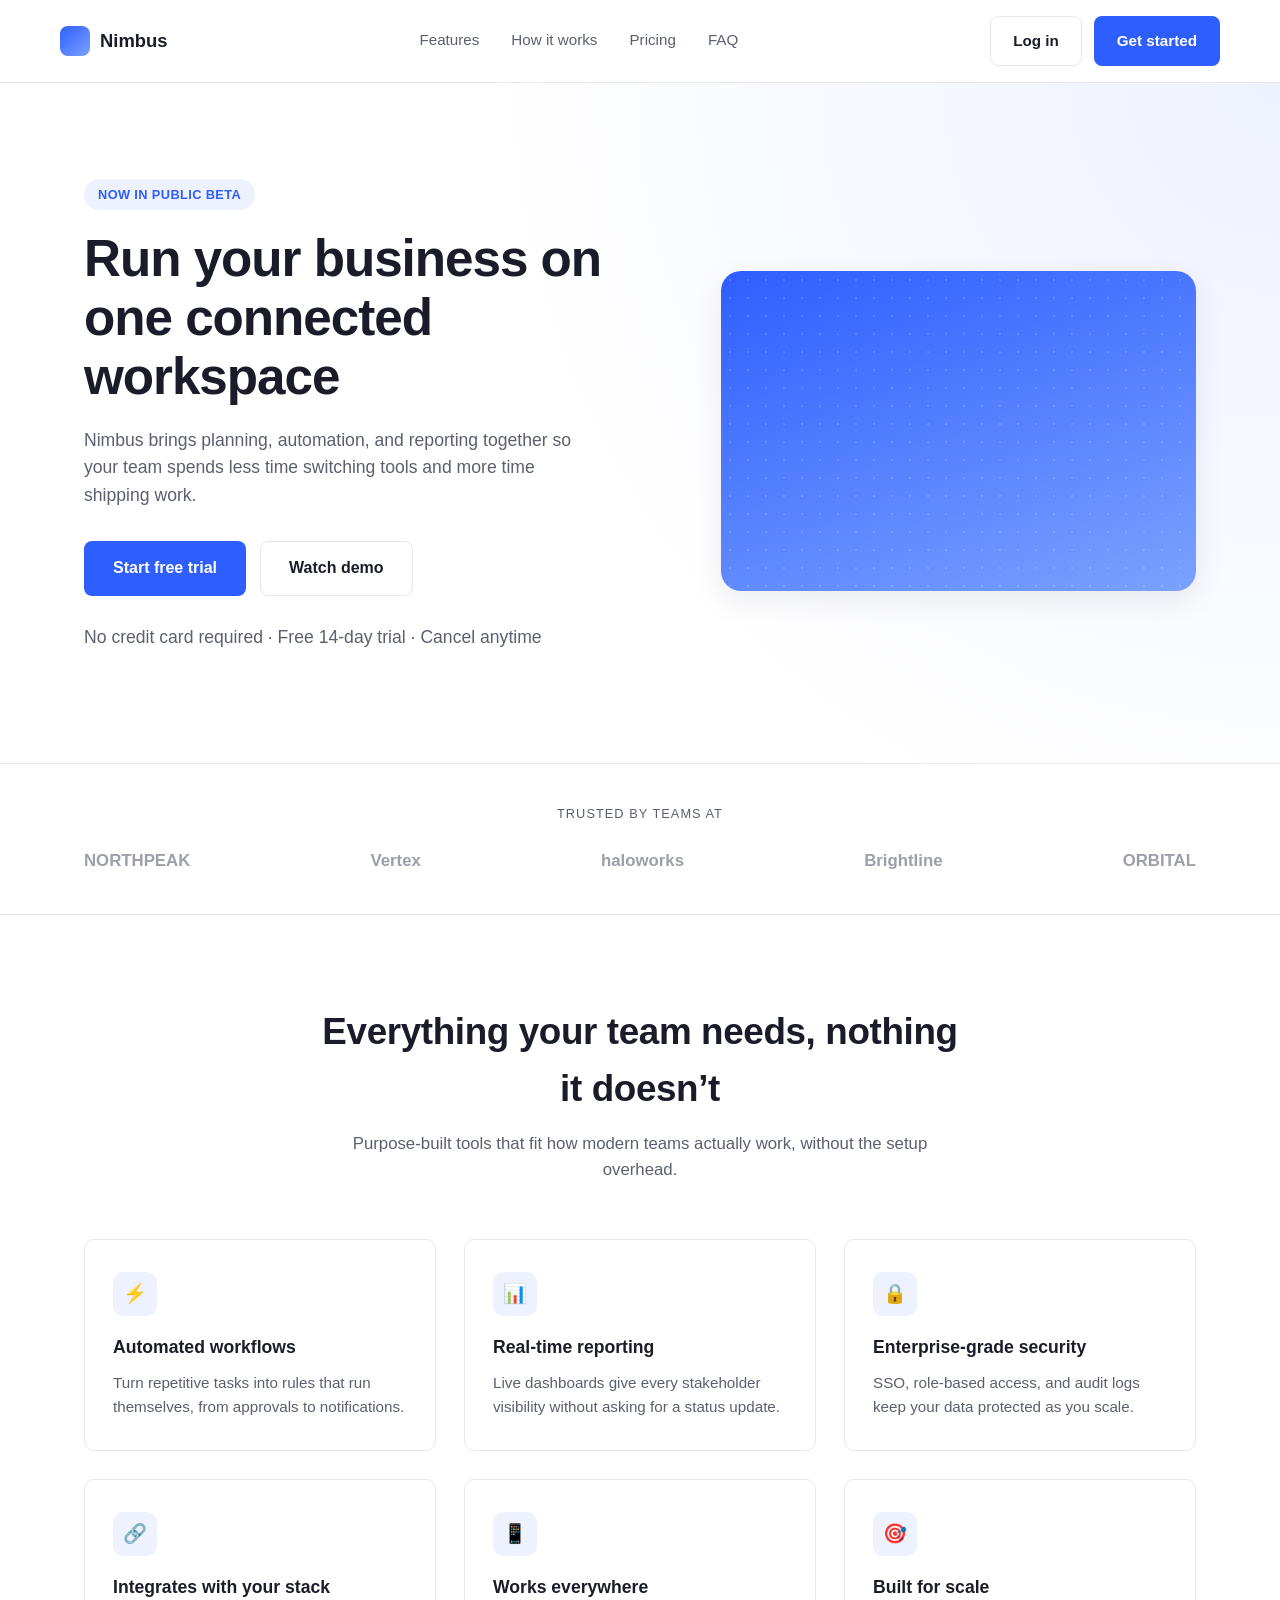
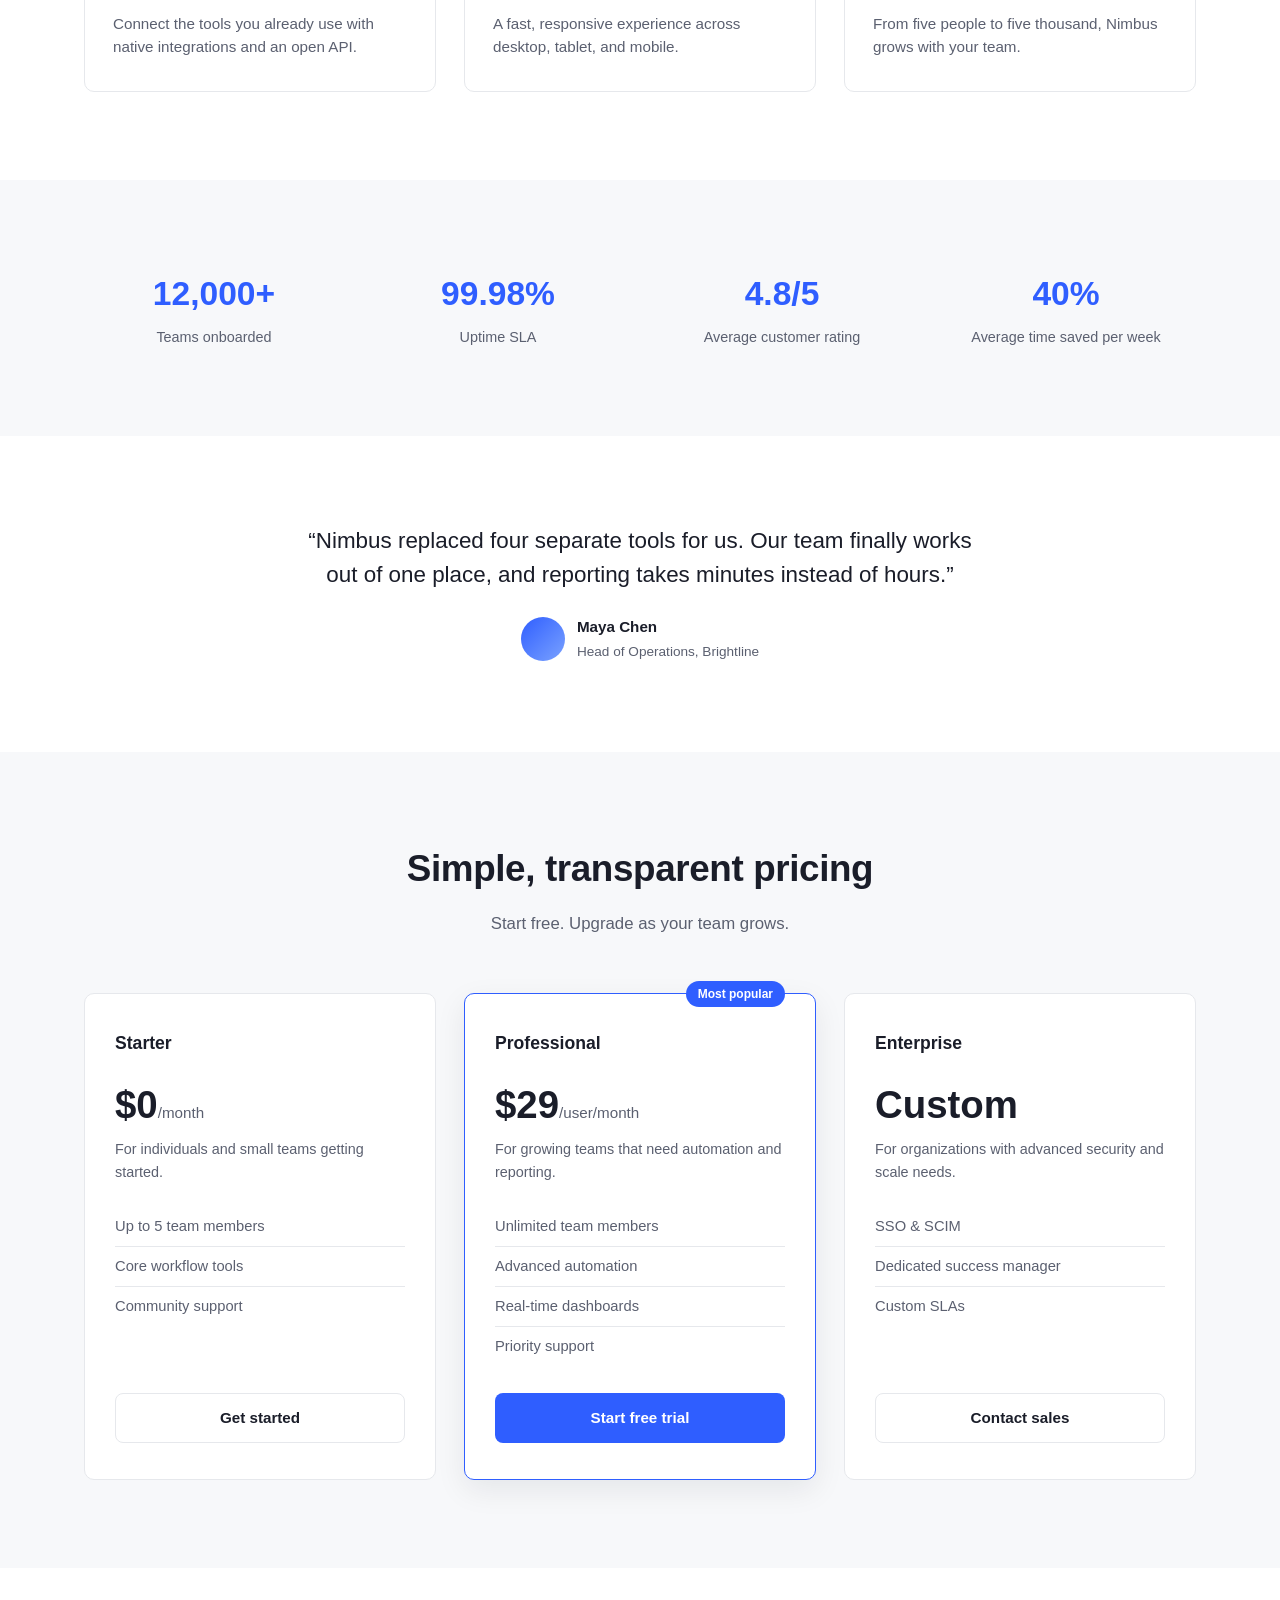
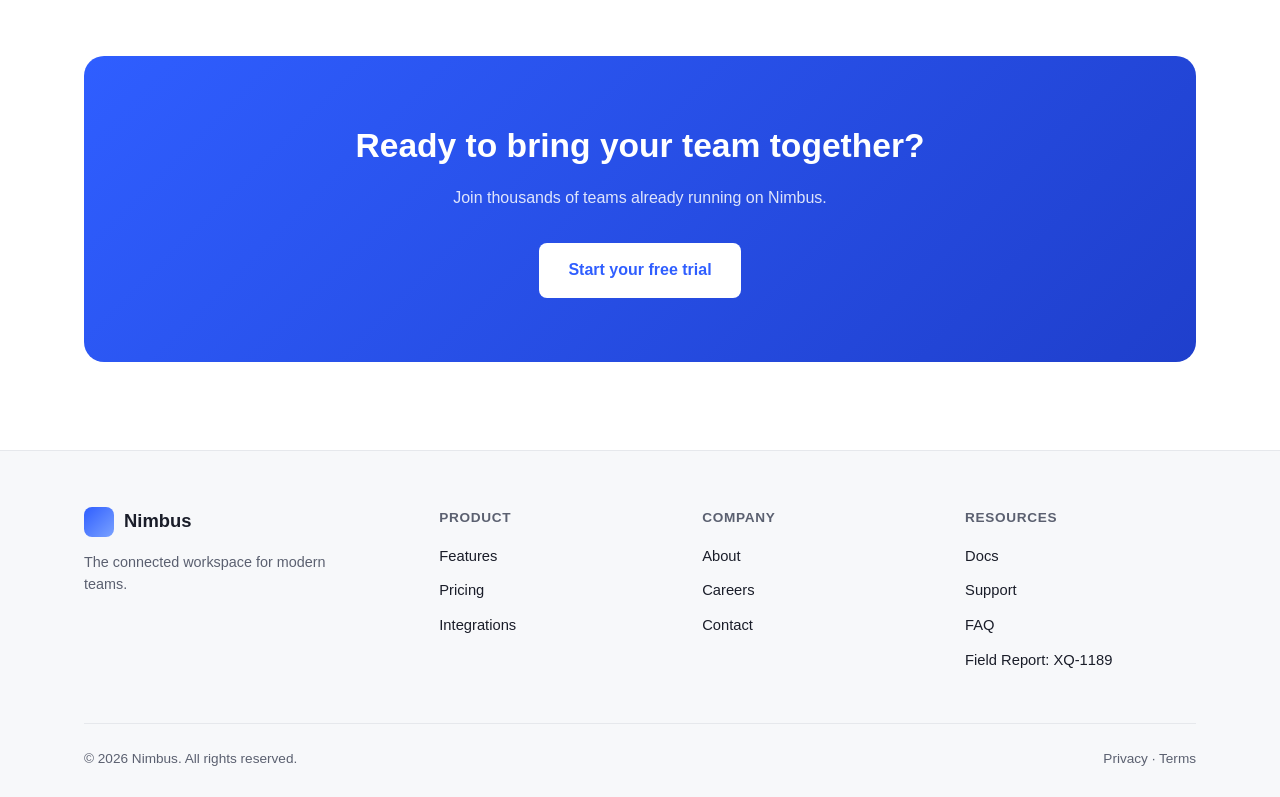
<file: index.html>
<!DOCTYPE html>
<html lang="en">
<head>
  <meta charset="UTF-8" />
  <meta name="viewport" content="width=device-width, initial-scale=1.0" />
  <title>Nimbus &mdash; Modern workflow software</title>
  <meta name="description" content="Nimbus helps teams plan, automate, and ship work faster with one connected workspace." />
  <link rel="icon" type="image/svg+xml" href="favicon.svg" />
  <link rel="stylesheet" href="styles.css" />
</head>
<body>

  <header class="site-header">
    <div class="container nav">
      <a href="#" class="brand">
        <span class="brand-mark"></span>
        Nimbus
      </a>
      <ul class="nav-links">
        <li><a href="#features">Features</a></li>
        <li><a href="#how-it-works">How it works</a></li>
        <li><a href="#pricing">Pricing</a></li>
        <li><a href="#faq">FAQ</a></li>
      </ul>
      <div class="nav-cta">
        <a href="#" class="btn btn-ghost">Log in</a>
        <a href="#" class="btn btn-primary">Get started</a>
      </div>
    </div>
  </header>

  <main>
    <section class="hero">
      <div class="container hero-inner">
        <div>
          <span class="eyebrow">Now in public beta</span>
          <h1>Run your business on one connected workspace</h1>
          <p>Nimbus brings planning, automation, and reporting together so your team spends less time switching tools and more time shipping work.</p>
          <div class="hero-actions">
            <a href="#" class="btn btn-primary btn-large">Start free trial</a>
            <a href="#" class="btn btn-ghost btn-large">Watch demo</a>
          </div>
          <p class="hero-note">No credit card required &middot; Free 14-day trial &middot; Cancel anytime</p>
        </div>
        <div class="hero-visual" role="img" aria-label="Product preview"></div>
      </div>
    </section>

    <section class="logo-strip">
      <div class="container">
        <p>Trusted by teams at</p>
        <div class="logo-row">
          <span>NORTHPEAK</span>
          <span>Vertex</span>
          <span>haloworks</span>
          <span>Brightline</span>
          <span>ORBITAL</span>
        </div>
      </div>
    </section>

    <section class="section" id="features">
      <div class="container">
        <div class="section-head">
          <h2>Everything your team needs, nothing it doesn&rsquo;t</h2>
          <p>Purpose-built tools that fit how modern teams actually work, without the setup overhead.</p>
        </div>
        <div class="feature-grid">
          <div class="feature-card">
            <div class="feature-icon">&#9889;</div>
            <h3>Automated workflows</h3>
            <p>Turn repetitive tasks into rules that run themselves, from approvals to notifications.</p>
          </div>
          <div class="feature-card">
            <div class="feature-icon">&#128202;</div>
            <h3>Real-time reporting</h3>
            <p>Live dashboards give every stakeholder visibility without asking for a status update.</p>
          </div>
          <div class="feature-card">
            <div class="feature-icon">&#128274;</div>
            <h3>Enterprise-grade security</h3>
            <p>SSO, role-based access, and audit logs keep your data protected as you scale.</p>
          </div>
          <div class="feature-card">
            <div class="feature-icon">&#128279;</div>
            <h3>Integrates with your stack</h3>
            <p>Connect the tools you already use with native integrations and an open API.</p>
          </div>
          <div class="feature-card">
            <div class="feature-icon">&#128241;</div>
            <h3>Works everywhere</h3>
            <p>A fast, responsive experience across desktop, tablet, and mobile.</p>
          </div>
          <div class="feature-card">
            <div class="feature-icon">&#127919;</div>
            <h3>Built for scale</h3>
            <p>From five people to five thousand, Nimbus grows with your team.</p>
          </div>
        </div>
      </div>
    </section>

    <section class="section section-alt" id="how-it-works">
      <div class="container">
        <div class="stats">
          <div class="stat">
            <h3>12,000+</h3>
            <p>Teams onboarded</p>
          </div>
          <div class="stat">
            <h3>99.98%</h3>
            <p>Uptime SLA</p>
          </div>
          <div class="stat">
            <h3>4.8/5</h3>
            <p>Average customer rating</p>
          </div>
          <div class="stat">
            <h3>40%</h3>
            <p>Average time saved per week</p>
          </div>
        </div>
      </div>
    </section>

    <section class="section">
      <div class="container testimonial">
        <blockquote>&ldquo;Nimbus replaced four separate tools for us. Our team finally works out of one place, and reporting takes minutes instead of hours.&rdquo;</blockquote>
        <div class="testimonial-author">
          <span class="testimonial-avatar"></span>
          <div>
            <strong>Maya Chen</strong>
            <span>Head of Operations, Brightline</span>
          </div>
        </div>
      </div>
    </section>

    <section class="section section-alt" id="pricing">
      <div class="container">
        <div class="section-head">
          <h2>Simple, transparent pricing</h2>
          <p>Start free. Upgrade as your team grows.</p>
        </div>
        <div class="pricing-grid">
          <div class="pricing-card">
            <h3>Starter</h3>
            <div class="price">$0<span>/month</span></div>
            <p class="price-desc">For individuals and small teams getting started.</p>
            <ul class="pricing-features">
              <li>Up to 5 team members</li>
              <li>Core workflow tools</li>
              <li>Community support</li>
            </ul>
            <a href="#" class="btn btn-ghost">Get started</a>
          </div>
          <div class="pricing-card featured">
            <span class="pricing-badge">Most popular</span>
            <h3>Professional</h3>
            <div class="price">$29<span>/user/month</span></div>
            <p class="price-desc">For growing teams that need automation and reporting.</p>
            <ul class="pricing-features">
              <li>Unlimited team members</li>
              <li>Advanced automation</li>
              <li>Real-time dashboards</li>
              <li>Priority support</li>
            </ul>
            <a href="#" class="btn btn-primary">Start free trial</a>
          </div>
          <div class="pricing-card">
            <h3>Enterprise</h3>
            <div class="price">Custom</div>
            <p class="price-desc">For organizations with advanced security and scale needs.</p>
            <ul class="pricing-features">
              <li>SSO &amp; SCIM</li>
              <li>Dedicated success manager</li>
              <li>Custom SLAs</li>
            </ul>
            <a href="#" class="btn btn-ghost">Contact sales</a>
          </div>
        </div>
      </div>
    </section>

    <section class="section">
      <div class="container">
        <div class="cta-banner">
          <h2>Ready to bring your team together?</h2>
          <p>Join thousands of teams already running on Nimbus.</p>
          <a href="#" class="btn btn-primary btn-large">Start your free trial</a>
        </div>
      </div>
    </section>
  </main>

  <footer class="site-footer">
    <div class="container">
      <div class="footer-grid">
        <div class="footer-brand">
          <a href="#" class="brand">
            <span class="brand-mark"></span>
            Nimbus
          </a>
          <p>The connected workspace for modern teams.</p>
        </div>
        <div class="footer-col">
          <h4>Product</h4>
          <ul>
            <li><a href="#features">Features</a></li>
            <li><a href="#pricing">Pricing</a></li>
            <li><a href="#">Integrations</a></li>
          </ul>
        </div>
        <div class="footer-col">
          <h4>Company</h4>
          <ul>
            <li><a href="#">About</a></li>
            <li><a href="#">Careers</a></li>
            <li><a href="#">Contact</a></li>
          </ul>
        </div>
        <div class="footer-col">
          <h4>Resources</h4>
          <ul>
            <li><a href="#">Docs</a></li>
            <li><a href="#">Support</a></li>
            <li><a href="#" id="faq">FAQ</a></li>
            <li><a href="xq-1189.html">Field Report: XQ-1189</a></li>
          </ul>
        </div>
      </div>
      <div class="footer-bottom">
        <span>&copy; 2026 Nimbus. All rights reserved.</span>
        <span>Privacy &middot; Terms</span>
      </div>
    </div>
  </footer>

</body>
</html>
</file>
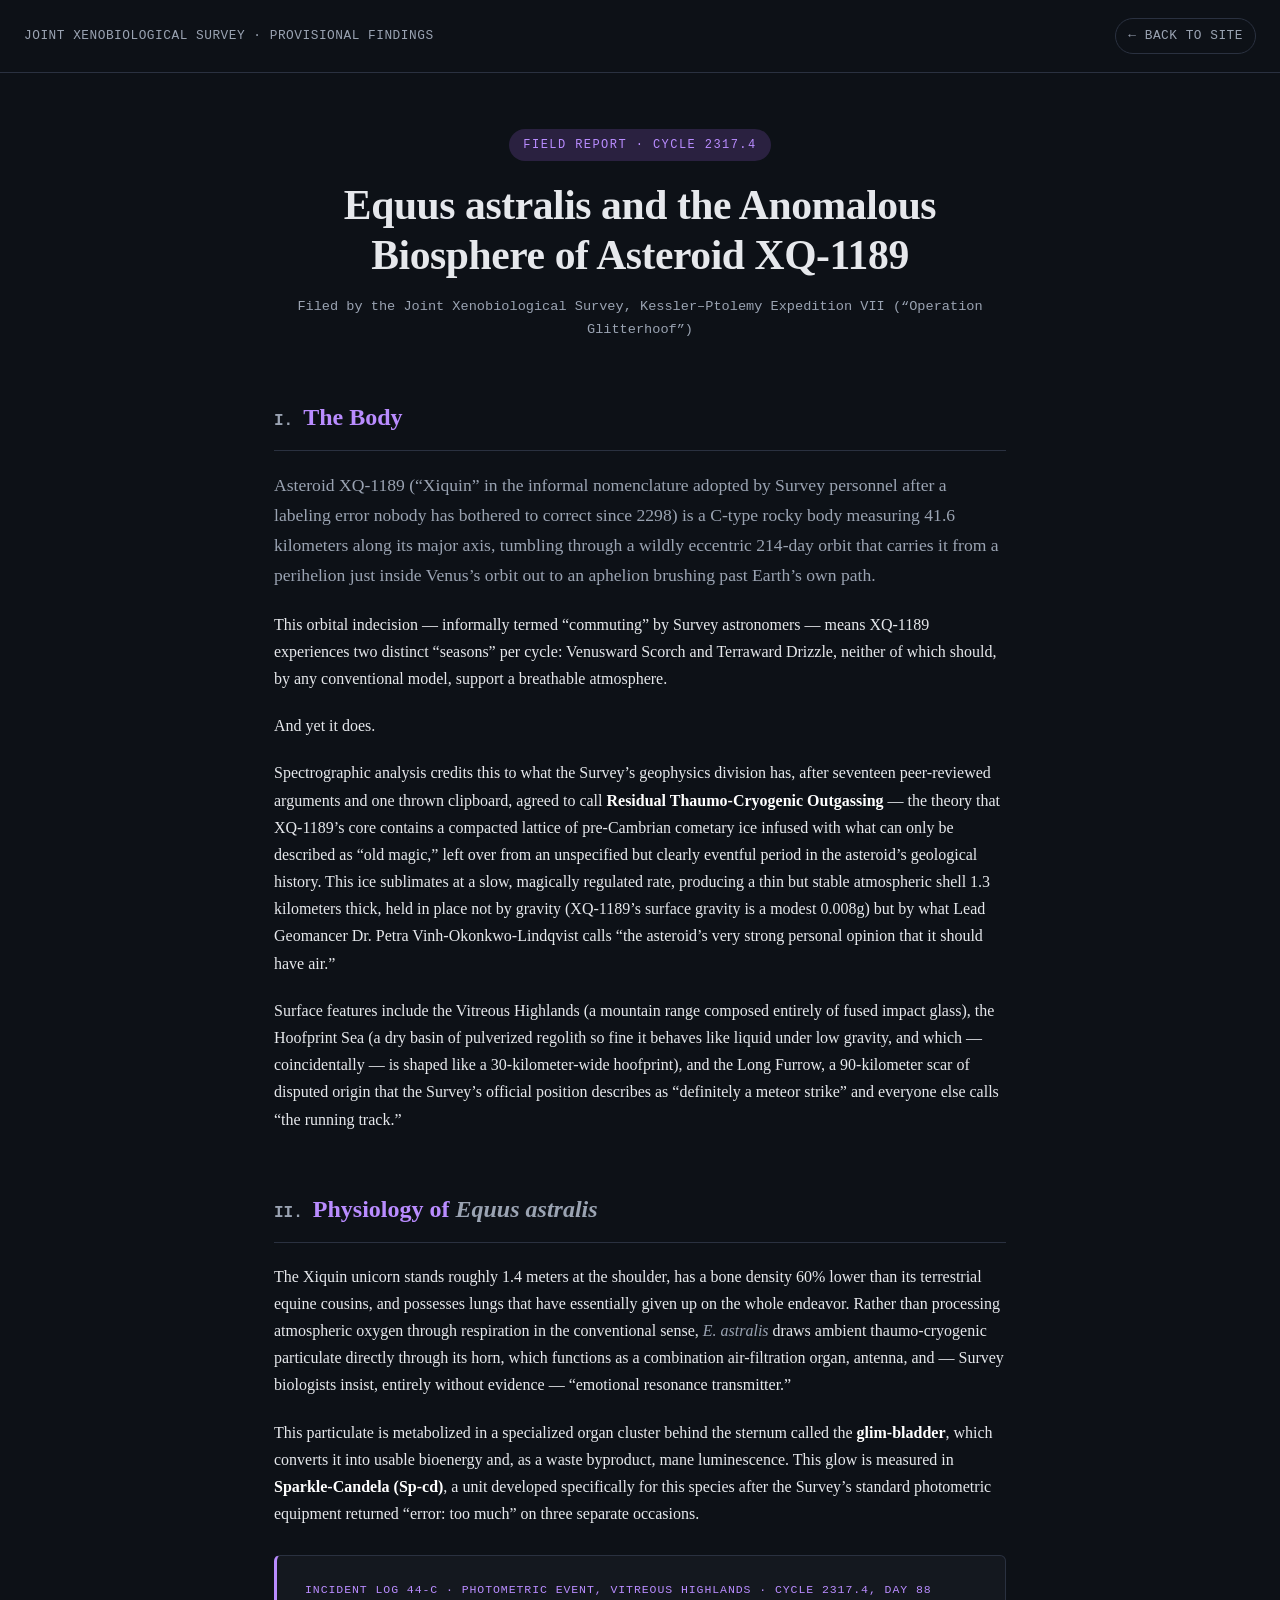
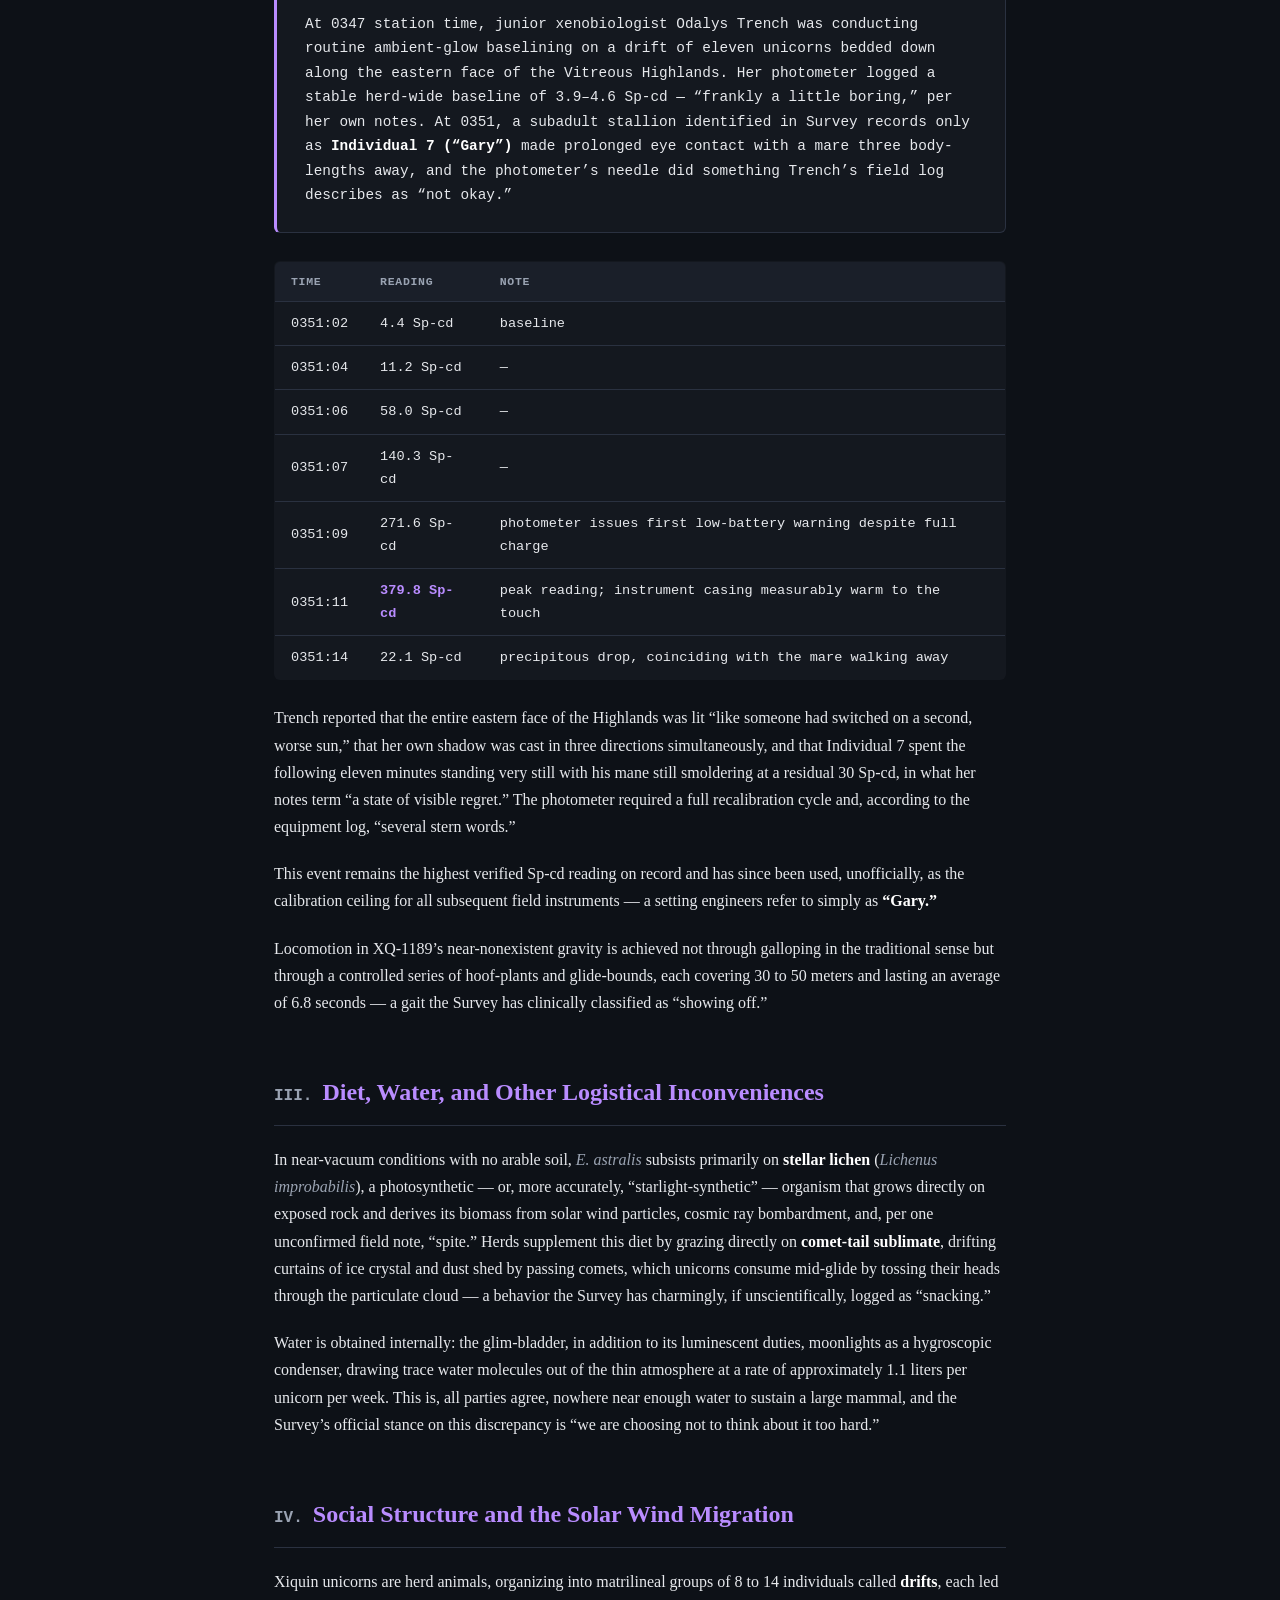
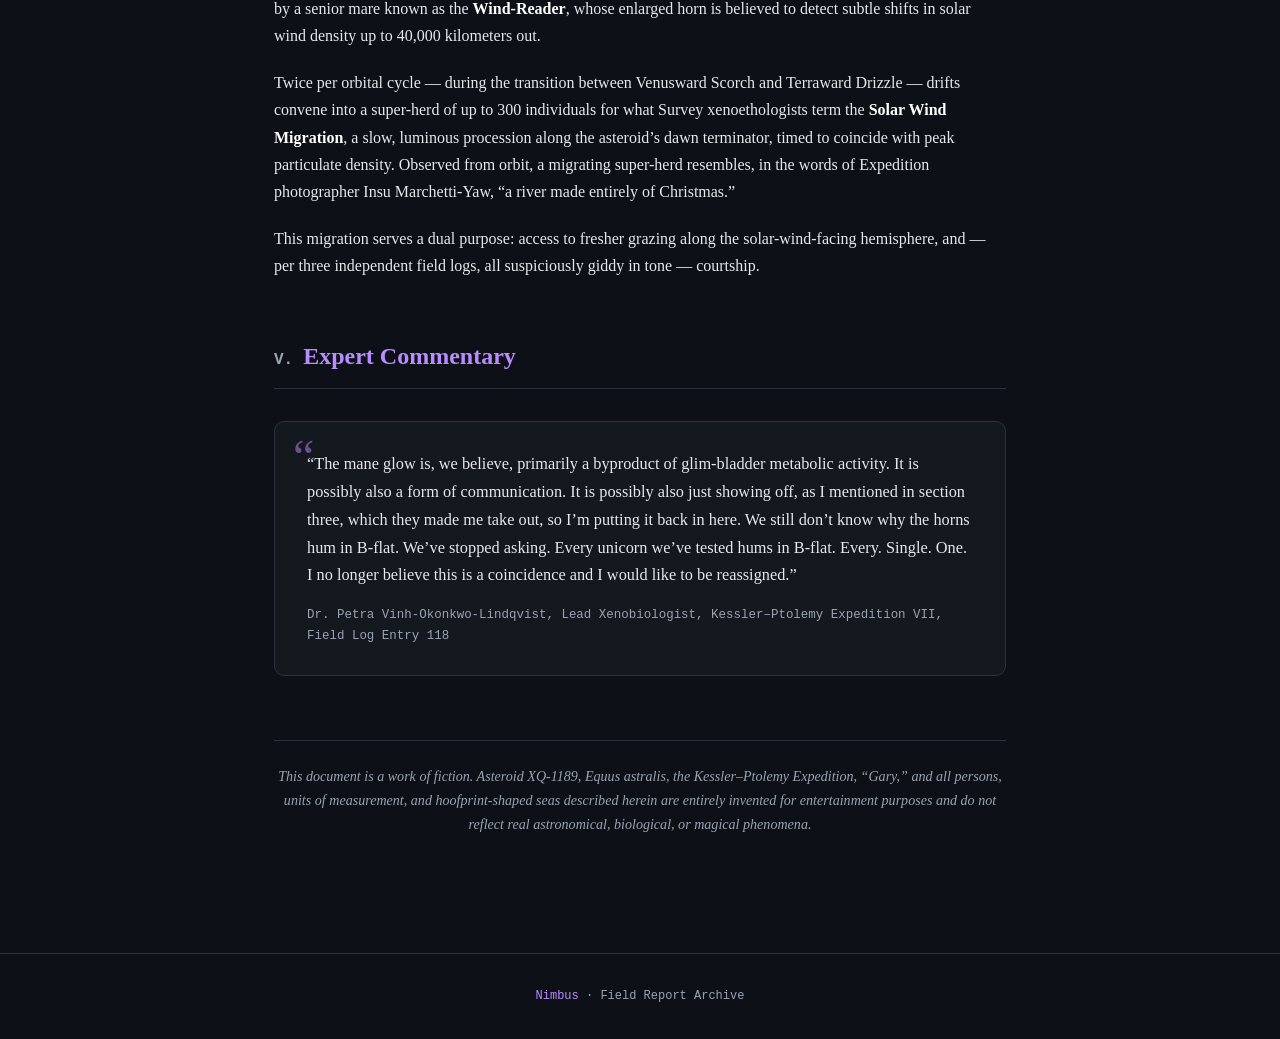
<file: xq-1189.html>
<!DOCTYPE html>
<html lang="en">
<head>
  <meta charset="UTF-8" />
  <meta name="viewport" content="width=device-width, initial-scale=1.0" />
  <title>Equus astralis &mdash; Field Report XQ-1189</title>
  <meta name="description" content="A faux-scientific field report on the anomalous biosphere of Asteroid XQ-1189 and the unicorns that live there." />
  <link rel="icon" type="image/svg+xml" href="favicon.svg" />
  <style>
    :root {
      --color-bg: #0d1117;
      --color-paper: #14181f;
      --color-paper-alt: #1a1f29;
      --color-text: #e6e8ec;
      --color-text-muted: #9aa3b2;
      --color-accent: #b98cff;
      --color-accent-soft: #2a2140;
      --color-border: #2a3140;
      --font-serif: Georgia, "Iowan Old Style", "Palatino Linotype", serif;
      --font-mono: "SFMono-Regular", Consolas, "Liberation Mono", Menlo, monospace;
      --max-width: 780px;
    }

    * { box-sizing: border-box; }

    body {
      margin: 0;
      background: var(--color-bg);
      color: var(--color-text);
      font-family: var(--font-serif);
      line-height: 1.7;
    }

    .topbar {
      border-bottom: 1px solid var(--color-border);
      padding: 18px 24px;
      display: flex;
      justify-content: space-between;
      align-items: center;
      font-family: var(--font-mono);
      font-size: 0.8rem;
      letter-spacing: 0.04em;
      color: var(--color-text-muted);
      text-transform: uppercase;
    }

    .topbar a {
      color: var(--color-text-muted);
      text-decoration: none;
      border: 1px solid var(--color-border);
      padding: 6px 12px;
      border-radius: 999px;
      transition: color 0.15s ease, border-color 0.15s ease;
    }

    .topbar a:hover {
      color: var(--color-accent);
      border-color: var(--color-accent);
    }

    main {
      max-width: var(--max-width);
      margin: 0 auto;
      padding: 56px 24px 96px;
    }

    .masthead {
      text-align: center;
      margin-bottom: 56px;
    }

    .masthead .kicker {
      display: inline-block;
      font-family: var(--font-mono);
      font-size: 0.75rem;
      letter-spacing: 0.12em;
      text-transform: uppercase;
      color: var(--color-accent);
      background: var(--color-accent-soft);
      padding: 6px 14px;
      border-radius: 999px;
      margin-bottom: 20px;
    }

    h1 {
      font-size: clamp(1.9rem, 4vw, 2.6rem);
      line-height: 1.2;
      margin: 0 0 14px;
      letter-spacing: -0.01em;
    }

    .subtitle {
      font-family: var(--font-mono);
      font-size: 0.85rem;
      color: var(--color-text-muted);
      margin: 0;
    }

    h2 {
      font-size: 1.5rem;
      margin: 56px 0 20px;
      padding-bottom: 12px;
      border-bottom: 1px solid var(--color-border);
      color: var(--color-accent);
    }

    h2 .num {
      font-family: var(--font-mono);
      color: var(--color-text-muted);
      margin-right: 10px;
      font-size: 1rem;
    }

    p {
      margin: 0 0 20px;
      color: var(--color-text);
    }

    strong {
      color: #fff;
    }

    em {
      color: var(--color-text-muted);
    }

    .lede {
      font-size: 1.1rem;
      color: var(--color-text-muted);
    }

    .callout {
      background: var(--color-paper);
      border: 1px solid var(--color-border);
      border-left: 3px solid var(--color-accent);
      border-radius: 6px;
      padding: 24px 28px;
      margin: 28px 0;
      font-family: var(--font-mono);
      font-size: 0.9rem;
    }

    .callout .label {
      display: block;
      color: var(--color-accent);
      text-transform: uppercase;
      letter-spacing: 0.08em;
      font-size: 0.72rem;
      margin-bottom: 12px;
    }

    table {
      width: 100%;
      border-collapse: collapse;
      margin: 24px 0;
      font-family: var(--font-mono);
      font-size: 0.85rem;
      background: var(--color-paper);
      border: 1px solid var(--color-border);
      border-radius: 6px;
      overflow: hidden;
    }

    th, td {
      text-align: left;
      padding: 10px 16px;
      border-bottom: 1px solid var(--color-border);
    }

    th {
      color: var(--color-text-muted);
      font-weight: 600;
      text-transform: uppercase;
      font-size: 0.72rem;
      letter-spacing: 0.06em;
      background: var(--color-paper-alt);
    }

    tr:last-child td {
      border-bottom: none;
    }

    td.peak {
      color: var(--color-accent);
      font-weight: 700;
    }

    blockquote {
      margin: 32px 0;
      padding: 28px 32px;
      background: var(--color-paper);
      border: 1px solid var(--color-border);
      border-radius: 10px;
      font-size: 1.02rem;
      position: relative;
    }

    blockquote::before {
      content: "\201C";
      position: absolute;
      top: -6px;
      left: 18px;
      font-size: 3rem;
      color: var(--color-accent);
      font-family: var(--font-serif);
      opacity: 0.5;
    }

    blockquote cite {
      display: block;
      margin-top: 16px;
      font-style: normal;
      font-family: var(--font-mono);
      font-size: 0.78rem;
      color: var(--color-text-muted);
    }

    .disclaimer {
      margin-top: 64px;
      padding-top: 24px;
      border-top: 1px solid var(--color-border);
      font-style: italic;
      color: var(--color-text-muted);
      font-size: 0.88rem;
      text-align: center;
    }

    footer.page-footer {
      text-align: center;
      padding: 32px 24px;
      font-family: var(--font-mono);
      font-size: 0.75rem;
      color: var(--color-text-muted);
      border-top: 1px solid var(--color-border);
    }

    footer.page-footer a {
      color: var(--color-accent);
      text-decoration: none;
    }
  </style>
</head>
<body>

  <div class="topbar">
    <span>Joint Xenobiological Survey &middot; Provisional Findings</span>
    <a href="index.html">&larr; Back to site</a>
  </div>

  <main>
    <div class="masthead">
      <span class="kicker">Field Report &middot; Cycle 2317.4</span>
      <h1>Equus astralis and the Anomalous Biosphere of Asteroid XQ-1189</h1>
      <p class="subtitle">Filed by the Joint Xenobiological Survey, Kessler&ndash;Ptolemy Expedition VII (&ldquo;Operation Glitterhoof&rdquo;)</p>
    </div>

    <h2><span class="num">I.</span>The Body</h2>
    <p class="lede">Asteroid XQ-1189 (&ldquo;Xiquin&rdquo; in the informal nomenclature adopted by Survey personnel after a labeling error nobody has bothered to correct since 2298) is a C-type rocky body measuring 41.6 kilometers along its major axis, tumbling through a wildly eccentric 214-day orbit that carries it from a perihelion just inside Venus&rsquo;s orbit out to an aphelion brushing past Earth&rsquo;s own path.</p>
    <p>This orbital indecision &mdash; informally termed &ldquo;commuting&rdquo; by Survey astronomers &mdash; means XQ-1189 experiences two distinct &ldquo;seasons&rdquo; per cycle: Venusward Scorch and Terraward Drizzle, neither of which should, by any conventional model, support a breathable atmosphere.</p>
    <p>And yet it does.</p>
    <p>Spectrographic analysis credits this to what the Survey&rsquo;s geophysics division has, after seventeen peer-reviewed arguments and one thrown clipboard, agreed to call <strong>Residual Thaumo-Cryogenic Outgassing</strong> &mdash; the theory that XQ-1189&rsquo;s core contains a compacted lattice of pre-Cambrian cometary ice infused with what can only be described as &ldquo;old magic,&rdquo; left over from an unspecified but clearly eventful period in the asteroid&rsquo;s geological history. This ice sublimates at a slow, magically regulated rate, producing a thin but stable atmospheric shell 1.3 kilometers thick, held in place not by gravity (XQ-1189&rsquo;s surface gravity is a modest 0.008g) but by what Lead Geomancer Dr. Petra Vinh-Okonkwo-Lindqvist calls &ldquo;the asteroid&rsquo;s very strong personal opinion that it should have air.&rdquo;</p>
    <p>Surface features include the Vitreous Highlands (a mountain range composed entirely of fused impact glass), the Hoofprint Sea (a dry basin of pulverized regolith so fine it behaves like liquid under low gravity, and which &mdash; coincidentally &mdash; is shaped like a 30-kilometer-wide hoofprint), and the Long Furrow, a 90-kilometer scar of disputed origin that the Survey&rsquo;s official position describes as &ldquo;definitely a meteor strike&rdquo; and everyone else calls &ldquo;the running track.&rdquo;</p>

    <h2><span class="num">II.</span>Physiology of <em>Equus astralis</em></h2>
    <p>The Xiquin unicorn stands roughly 1.4 meters at the shoulder, has a bone density 60% lower than its terrestrial equine cousins, and possesses lungs that have essentially given up on the whole endeavor. Rather than processing atmospheric oxygen through respiration in the conventional sense, <em>E. astralis</em> draws ambient thaumo-cryogenic particulate directly through its horn, which functions as a combination air-filtration organ, antenna, and &mdash; Survey biologists insist, entirely without evidence &mdash; &ldquo;emotional resonance transmitter.&rdquo;</p>
    <p>This particulate is metabolized in a specialized organ cluster behind the sternum called the <strong>glim-bladder</strong>, which converts it into usable bioenergy and, as a waste byproduct, mane luminescence. This glow is measured in <strong>Sparkle-Candela (Sp-cd)</strong>, a unit developed specifically for this species after the Survey&rsquo;s standard photometric equipment returned &ldquo;error: too much&rdquo; on three separate occasions.</p>

    <div class="callout">
      <span class="label">Incident Log 44-C &middot; Photometric Event, Vitreous Highlands &middot; Cycle 2317.4, Day 88</span>
      At 0347 station time, junior xenobiologist Odalys Trench was conducting routine ambient-glow baselining on a drift of eleven unicorns bedded down along the eastern face of the Vitreous Highlands. Her photometer logged a stable herd-wide baseline of 3.9&ndash;4.6 Sp-cd &mdash; &ldquo;frankly a little boring,&rdquo; per her own notes. At 0351, a subadult stallion identified in Survey records only as <strong>Individual 7 (&ldquo;Gary&rdquo;)</strong> made prolonged eye contact with a mare three body-lengths away, and the photometer&rsquo;s needle did something Trench&rsquo;s field log describes as &ldquo;not okay.&rdquo;
    </div>

    <table>
      <thead>
        <tr><th>Time</th><th>Reading</th><th>Note</th></tr>
      </thead>
      <tbody>
        <tr><td>0351:02</td><td>4.4 Sp-cd</td><td>baseline</td></tr>
        <tr><td>0351:04</td><td>11.2 Sp-cd</td><td>&mdash;</td></tr>
        <tr><td>0351:06</td><td>58.0 Sp-cd</td><td>&mdash;</td></tr>
        <tr><td>0351:07</td><td>140.3 Sp-cd</td><td>&mdash;</td></tr>
        <tr><td>0351:09</td><td>271.6 Sp-cd</td><td>photometer issues first low-battery warning despite full charge</td></tr>
        <tr><td>0351:11</td><td class="peak">379.8 Sp-cd</td><td>peak reading; instrument casing measurably warm to the touch</td></tr>
        <tr><td>0351:14</td><td>22.1 Sp-cd</td><td>precipitous drop, coinciding with the mare walking away</td></tr>
      </tbody>
    </table>

    <p>Trench reported that the entire eastern face of the Highlands was lit &ldquo;like someone had switched on a second, worse sun,&rdquo; that her own shadow was cast in three directions simultaneously, and that Individual 7 spent the following eleven minutes standing very still with his mane still smoldering at a residual 30 Sp-cd, in what her notes term &ldquo;a state of visible regret.&rdquo; The photometer required a full recalibration cycle and, according to the equipment log, &ldquo;several stern words.&rdquo;</p>
    <p>This event remains the highest verified Sp-cd reading on record and has since been used, unofficially, as the calibration ceiling for all subsequent field instruments &mdash; a setting engineers refer to simply as <strong>&ldquo;Gary.&rdquo;</strong></p>
    <p>Locomotion in XQ-1189&rsquo;s near-nonexistent gravity is achieved not through galloping in the traditional sense but through a controlled series of hoof-plants and glide-bounds, each covering 30 to 50 meters and lasting an average of 6.8 seconds &mdash; a gait the Survey has clinically classified as &ldquo;showing off.&rdquo;</p>

    <h2><span class="num">III.</span>Diet, Water, and Other Logistical Inconveniences</h2>
    <p>In near-vacuum conditions with no arable soil, <em>E. astralis</em> subsists primarily on <strong>stellar lichen</strong> (<em>Lichenus improbabilis</em>), a photosynthetic &mdash; or, more accurately, &ldquo;starlight-synthetic&rdquo; &mdash; organism that grows directly on exposed rock and derives its biomass from solar wind particles, cosmic ray bombardment, and, per one unconfirmed field note, &ldquo;spite.&rdquo; Herds supplement this diet by grazing directly on <strong>comet-tail sublimate</strong>, drifting curtains of ice crystal and dust shed by passing comets, which unicorns consume mid-glide by tossing their heads through the particulate cloud &mdash; a behavior the Survey has charmingly, if unscientifically, logged as &ldquo;snacking.&rdquo;</p>
    <p>Water is obtained internally: the glim-bladder, in addition to its luminescent duties, moonlights as a hygroscopic condenser, drawing trace water molecules out of the thin atmosphere at a rate of approximately 1.1 liters per unicorn per week. This is, all parties agree, nowhere near enough water to sustain a large mammal, and the Survey&rsquo;s official stance on this discrepancy is &ldquo;we are choosing not to think about it too hard.&rdquo;</p>

    <h2><span class="num">IV.</span>Social Structure and the Solar Wind Migration</h2>
    <p>Xiquin unicorns are herd animals, organizing into matrilineal groups of 8 to 14 individuals called <strong>drifts</strong>, each led by a senior mare known as the <strong>Wind-Reader</strong>, whose enlarged horn is believed to detect subtle shifts in solar wind density up to 40,000 kilometers out.</p>
    <p>Twice per orbital cycle &mdash; during the transition between Venusward Scorch and Terraward Drizzle &mdash; drifts convene into a super-herd of up to 300 individuals for what Survey xenoethologists term the <strong>Solar Wind Migration</strong>, a slow, luminous procession along the asteroid&rsquo;s dawn terminator, timed to coincide with peak particulate density. Observed from orbit, a migrating super-herd resembles, in the words of Expedition photographer Insu Marchetti-Yaw, &ldquo;a river made entirely of Christmas.&rdquo;</p>
    <p>This migration serves a dual purpose: access to fresher grazing along the solar-wind-facing hemisphere, and &mdash; per three independent field logs, all suspiciously giddy in tone &mdash; courtship.</p>

    <h2><span class="num">V.</span>Expert Commentary</h2>
    <blockquote>
      &ldquo;The mane glow is, we believe, primarily a byproduct of glim-bladder metabolic activity. It is possibly also a form of communication. It is possibly also just showing off, as I mentioned in section three, which they made me take out, so I&rsquo;m putting it back in here. We still don&rsquo;t know why the horns hum in B-flat. We&rsquo;ve stopped asking. Every unicorn we&rsquo;ve tested hums in B-flat. Every. Single. One. I no longer believe this is a coincidence and I would like to be reassigned.&rdquo;
      <cite>Dr. Petra Vinh-Okonkwo-Lindqvist, Lead Xenobiologist, Kessler&ndash;Ptolemy Expedition VII, Field Log Entry 118</cite>
    </blockquote>

    <p class="disclaimer">This document is a work of fiction. Asteroid XQ-1189, <em>Equus astralis</em>, the Kessler&ndash;Ptolemy Expedition, &ldquo;Gary,&rdquo; and all persons, units of measurement, and hoofprint-shaped seas described herein are entirely invented for entertainment purposes and do not reflect real astronomical, biological, or magical phenomena.</p>
  </main>

  <footer class="page-footer">
    <a href="index.html">Nimbus</a> &middot; Field Report Archive
  </footer>

</body>
</html>
</file>
<file: styles.css>
:root {
  --color-bg: #ffffff;
  --color-bg-alt: #f7f8fa;
  --color-text: #1a1d29;
  --color-text-muted: #5b6070;
  --color-primary: #2f5eff;
  --color-primary-dark: #1f3fcc;
  --color-border: #e6e8ec;
  --max-width: 1160px;
  --radius: 10px;
  --shadow: 0 10px 30px rgba(16, 24, 40, 0.08);
  --font-sans: -apple-system, BlinkMacSystemFont, "Segoe UI", Roboto, Helvetica, Arial, sans-serif;
}

* {
  box-sizing: border-box;
}

html {
  scroll-behavior: smooth;
}

body {
  margin: 0;
  font-family: var(--font-sans);
  color: var(--color-text);
  background: var(--color-bg);
  line-height: 1.55;
}

img {
  max-width: 100%;
  display: block;
}

a {
  color: inherit;
}

.container {
  width: 100%;
  max-width: var(--max-width);
  margin: 0 auto;
  padding: 0 24px;
}

/* Header */

.site-header {
  position: sticky;
  top: 0;
  z-index: 50;
  background: rgba(255, 255, 255, 0.9);
  backdrop-filter: saturate(180%) blur(8px);
  border-bottom: 1px solid var(--color-border);
}

.nav {
  display: flex;
  align-items: center;
  justify-content: space-between;
  padding: 16px 0;
}

.brand {
  display: flex;
  align-items: center;
  gap: 10px;
  font-weight: 700;
  font-size: 1.15rem;
  text-decoration: none;
  color: var(--color-text);
}

.brand-mark {
  width: 30px;
  height: 30px;
  border-radius: 8px;
  background: linear-gradient(135deg, var(--color-primary), #7aa2ff);
}

.nav-links {
  display: flex;
  align-items: center;
  gap: 32px;
  list-style: none;
  margin: 0;
  padding: 0;
}

.nav-links a {
  text-decoration: none;
  color: var(--color-text-muted);
  font-weight: 500;
  font-size: 0.95rem;
  transition: color 0.15s ease;
}

.nav-links a:hover {
  color: var(--color-text);
}

.nav-cta {
  display: flex;
  align-items: center;
  gap: 12px;
}

.nav-toggle {
  display: none;
}

/* Buttons */

.btn {
  display: inline-flex;
  align-items: center;
  justify-content: center;
  gap: 8px;
  padding: 12px 22px;
  border-radius: 8px;
  font-weight: 600;
  font-size: 0.95rem;
  text-decoration: none;
  border: 1px solid transparent;
  cursor: pointer;
  transition: transform 0.12s ease, box-shadow 0.12s ease, background 0.15s ease;
}

.btn-primary {
  background: var(--color-primary);
  color: #fff;
}

.btn-primary:hover {
  background: var(--color-primary-dark);
}

.btn-ghost {
  background: transparent;
  color: var(--color-text);
  border-color: var(--color-border);
}

.btn-ghost:hover {
  background: var(--color-bg-alt);
}

.btn-large {
  padding: 14px 28px;
  font-size: 1rem;
}

/* Hero */

.hero {
  padding: 96px 0 80px;
  background: radial-gradient(circle at top right, #eef2ff 0%, var(--color-bg) 55%);
}

.hero-inner {
  display: grid;
  grid-template-columns: 1.1fr 0.9fr;
  gap: 56px;
  align-items: center;
}

.eyebrow {
  display: inline-block;
  padding: 6px 14px;
  border-radius: 999px;
  background: #eef2ff;
  color: var(--color-primary);
  font-size: 0.8rem;
  font-weight: 700;
  letter-spacing: 0.03em;
  text-transform: uppercase;
  margin-bottom: 20px;
}

.hero h1 {
  font-size: clamp(2.1rem, 4vw, 3.2rem);
  line-height: 1.15;
  margin: 0 0 20px;
  letter-spacing: -0.02em;
}

.hero p {
  font-size: 1.1rem;
  color: var(--color-text-muted);
  max-width: 520px;
  margin: 0 0 32px;
}

.hero-actions {
  display: flex;
  gap: 14px;
  flex-wrap: wrap;
  margin-bottom: 28px;
}

.hero-note {
  font-size: 0.85rem;
  color: var(--color-text-muted);
}

.hero-visual {
  background: linear-gradient(160deg, #2f5eff 0%, #7aa2ff 100%);
  border-radius: 20px;
  min-height: 320px;
  box-shadow: var(--shadow);
  position: relative;
  overflow: hidden;
}

.hero-visual::before {
  content: "";
  position: absolute;
  inset: 0;
  background-image: radial-gradient(rgba(255, 255, 255, 0.18) 1px, transparent 1px);
  background-size: 18px 18px;
}

/* Logo strip */

.logo-strip {
  padding: 40px 0;
  border-top: 1px solid var(--color-border);
  border-bottom: 1px solid var(--color-border);
}

.logo-strip p {
  text-align: center;
  color: var(--color-text-muted);
  font-size: 0.8rem;
  text-transform: uppercase;
  letter-spacing: 0.08em;
  margin: 0 0 24px;
}

.logo-row {
  display: flex;
  justify-content: space-between;
  align-items: center;
  gap: 24px;
  flex-wrap: wrap;
  color: var(--color-text-muted);
  font-weight: 700;
  font-size: 1.05rem;
  opacity: 0.6;
}

/* Sections */

.section {
  padding: 88px 0;
}

.section-alt {
  background: var(--color-bg-alt);
}

.section-head {
  max-width: 640px;
  margin: 0 auto 56px;
  text-align: center;
}

.section-head h2 {
  font-size: clamp(1.7rem, 3vw, 2.3rem);
  margin: 0 0 14px;
  letter-spacing: -0.01em;
}

.section-head p {
  color: var(--color-text-muted);
  font-size: 1.05rem;
  margin: 0;
}

/* Feature grid */

.feature-grid {
  display: grid;
  grid-template-columns: repeat(3, 1fr);
  gap: 28px;
}

.feature-card {
  background: var(--color-bg);
  border: 1px solid var(--color-border);
  border-radius: var(--radius);
  padding: 32px 28px;
  transition: transform 0.15s ease, box-shadow 0.15s ease;
}

.feature-card:hover {
  transform: translateY(-4px);
  box-shadow: var(--shadow);
}

.feature-icon {
  width: 44px;
  height: 44px;
  border-radius: 10px;
  background: #eef2ff;
  color: var(--color-primary);
  display: flex;
  align-items: center;
  justify-content: center;
  font-size: 1.2rem;
  margin-bottom: 18px;
}

.feature-card h3 {
  margin: 0 0 10px;
  font-size: 1.1rem;
}

.feature-card p {
  margin: 0;
  color: var(--color-text-muted);
  font-size: 0.95rem;
}

/* Stats */

.stats {
  display: grid;
  grid-template-columns: repeat(4, 1fr);
  gap: 24px;
  text-align: center;
}

.stat h3 {
  font-size: 2.1rem;
  margin: 0 0 6px;
  color: var(--color-primary);
}

.stat p {
  margin: 0;
  color: var(--color-text-muted);
  font-size: 0.9rem;
}

/* Testimonial */

.testimonial {
  max-width: 720px;
  margin: 0 auto;
  text-align: center;
}

.testimonial blockquote {
  font-size: 1.4rem;
  line-height: 1.5;
  margin: 0 0 24px;
  font-weight: 500;
}

.testimonial-author {
  display: flex;
  align-items: center;
  justify-content: center;
  gap: 12px;
}

.testimonial-avatar {
  width: 44px;
  height: 44px;
  border-radius: 50%;
  background: linear-gradient(135deg, var(--color-primary), #7aa2ff);
}

.testimonial-author div {
  text-align: left;
}

.testimonial-author strong {
  display: block;
  font-size: 0.95rem;
}

.testimonial-author span {
  color: var(--color-text-muted);
  font-size: 0.85rem;
}

/* Pricing */

.pricing-grid {
  display: grid;
  grid-template-columns: repeat(3, 1fr);
  gap: 28px;
  align-items: stretch;
}

.pricing-card {
  background: var(--color-bg);
  border: 1px solid var(--color-border);
  border-radius: var(--radius);
  padding: 36px 30px;
  display: flex;
  flex-direction: column;
}

.pricing-card.featured {
  border-color: var(--color-primary);
  box-shadow: var(--shadow);
  position: relative;
}

.pricing-badge {
  position: absolute;
  top: -13px;
  right: 30px;
  background: var(--color-primary);
  color: #fff;
  font-size: 0.75rem;
  font-weight: 700;
  padding: 4px 12px;
  border-radius: 999px;
}

.pricing-card h3 {
  margin: 0 0 6px;
  font-size: 1.1rem;
}

.pricing-card .price {
  font-size: 2.4rem;
  font-weight: 700;
  margin: 12px 0 4px;
}

.pricing-card .price span {
  font-size: 0.95rem;
  font-weight: 500;
  color: var(--color-text-muted);
}

.pricing-card .price-desc {
  color: var(--color-text-muted);
  font-size: 0.9rem;
  margin: 0 0 24px;
}

.pricing-features {
  list-style: none;
  margin: 0 0 28px;
  padding: 0;
  flex: 1;
}

.pricing-features li {
  padding: 8px 0;
  border-top: 1px solid var(--color-border);
  font-size: 0.92rem;
  color: var(--color-text-muted);
}

.pricing-features li:first-child {
  border-top: none;
}

/* CTA banner */

.cta-banner {
  background: linear-gradient(135deg, var(--color-primary) 0%, #1f3fcc 100%);
  border-radius: 20px;
  padding: 64px 48px;
  text-align: center;
  color: #fff;
}

.cta-banner h2 {
  margin: 0 0 14px;
  font-size: clamp(1.6rem, 3vw, 2.1rem);
}

.cta-banner p {
  margin: 0 0 32px;
  color: rgba(255, 255, 255, 0.85);
}

.cta-banner .btn-primary {
  background: #fff;
  color: var(--color-primary);
}

.cta-banner .btn-primary:hover {
  background: #eef2ff;
}

/* Footer */

.site-footer {
  border-top: 1px solid var(--color-border);
  padding: 56px 0 28px;
  background: var(--color-bg-alt);
}

.footer-grid {
  display: grid;
  grid-template-columns: 1.4fr repeat(3, 1fr);
  gap: 32px;
  margin-bottom: 40px;
}

.footer-brand p {
  color: var(--color-text-muted);
  font-size: 0.9rem;
  max-width: 260px;
}

.footer-col h4 {
  font-size: 0.85rem;
  text-transform: uppercase;
  letter-spacing: 0.05em;
  margin: 0 0 16px;
  color: var(--color-text-muted);
}

.footer-col ul {
  list-style: none;
  margin: 0;
  padding: 0;
}

.footer-col li {
  margin-bottom: 10px;
}

.footer-col a {
  text-decoration: none;
  color: var(--color-text);
  font-size: 0.92rem;
}

.footer-col a:hover {
  color: var(--color-primary);
}

.footer-bottom {
  display: flex;
  justify-content: space-between;
  align-items: center;
  flex-wrap: wrap;
  gap: 12px;
  padding-top: 24px;
  border-top: 1px solid var(--color-border);
  color: var(--color-text-muted);
  font-size: 0.85rem;
}

/* Responsive */

@media (max-width: 900px) {
  .hero-inner {
    grid-template-columns: 1fr;
  }

  .feature-grid,
  .pricing-grid {
    grid-template-columns: repeat(2, 1fr);
  }

  .stats {
    grid-template-columns: repeat(2, 1fr);
    row-gap: 32px;
  }

  .footer-grid {
    grid-template-columns: repeat(2, 1fr);
  }
}

@media (max-width: 720px) {
  .nav-links {
    display: none;
  }

  .hero {
    padding: 64px 0 56px;
  }

  .section {
    padding: 64px 0;
  }

  .feature-grid,
  .pricing-grid {
    grid-template-columns: 1fr;
  }

  .cta-banner {
    padding: 48px 24px;
  }

  .footer-grid {
    grid-template-columns: 1fr;
  }
}
</file>
